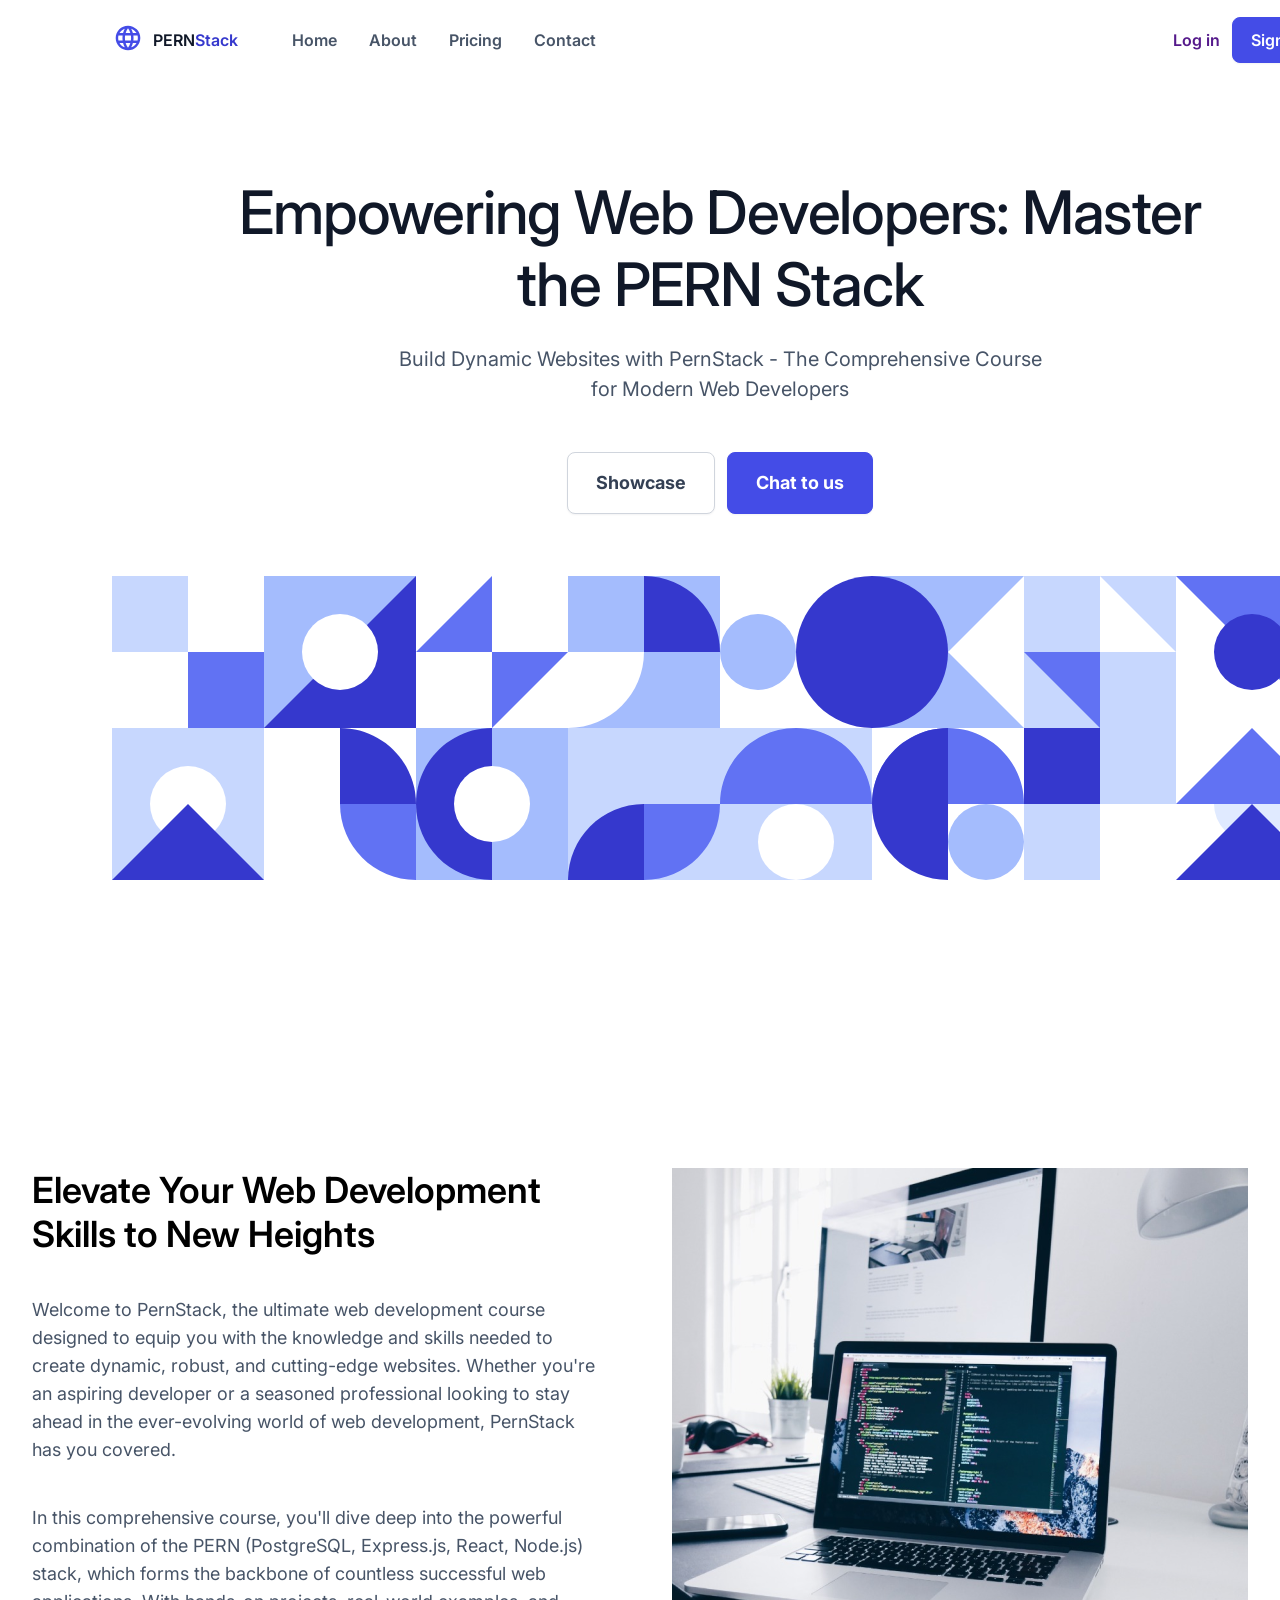
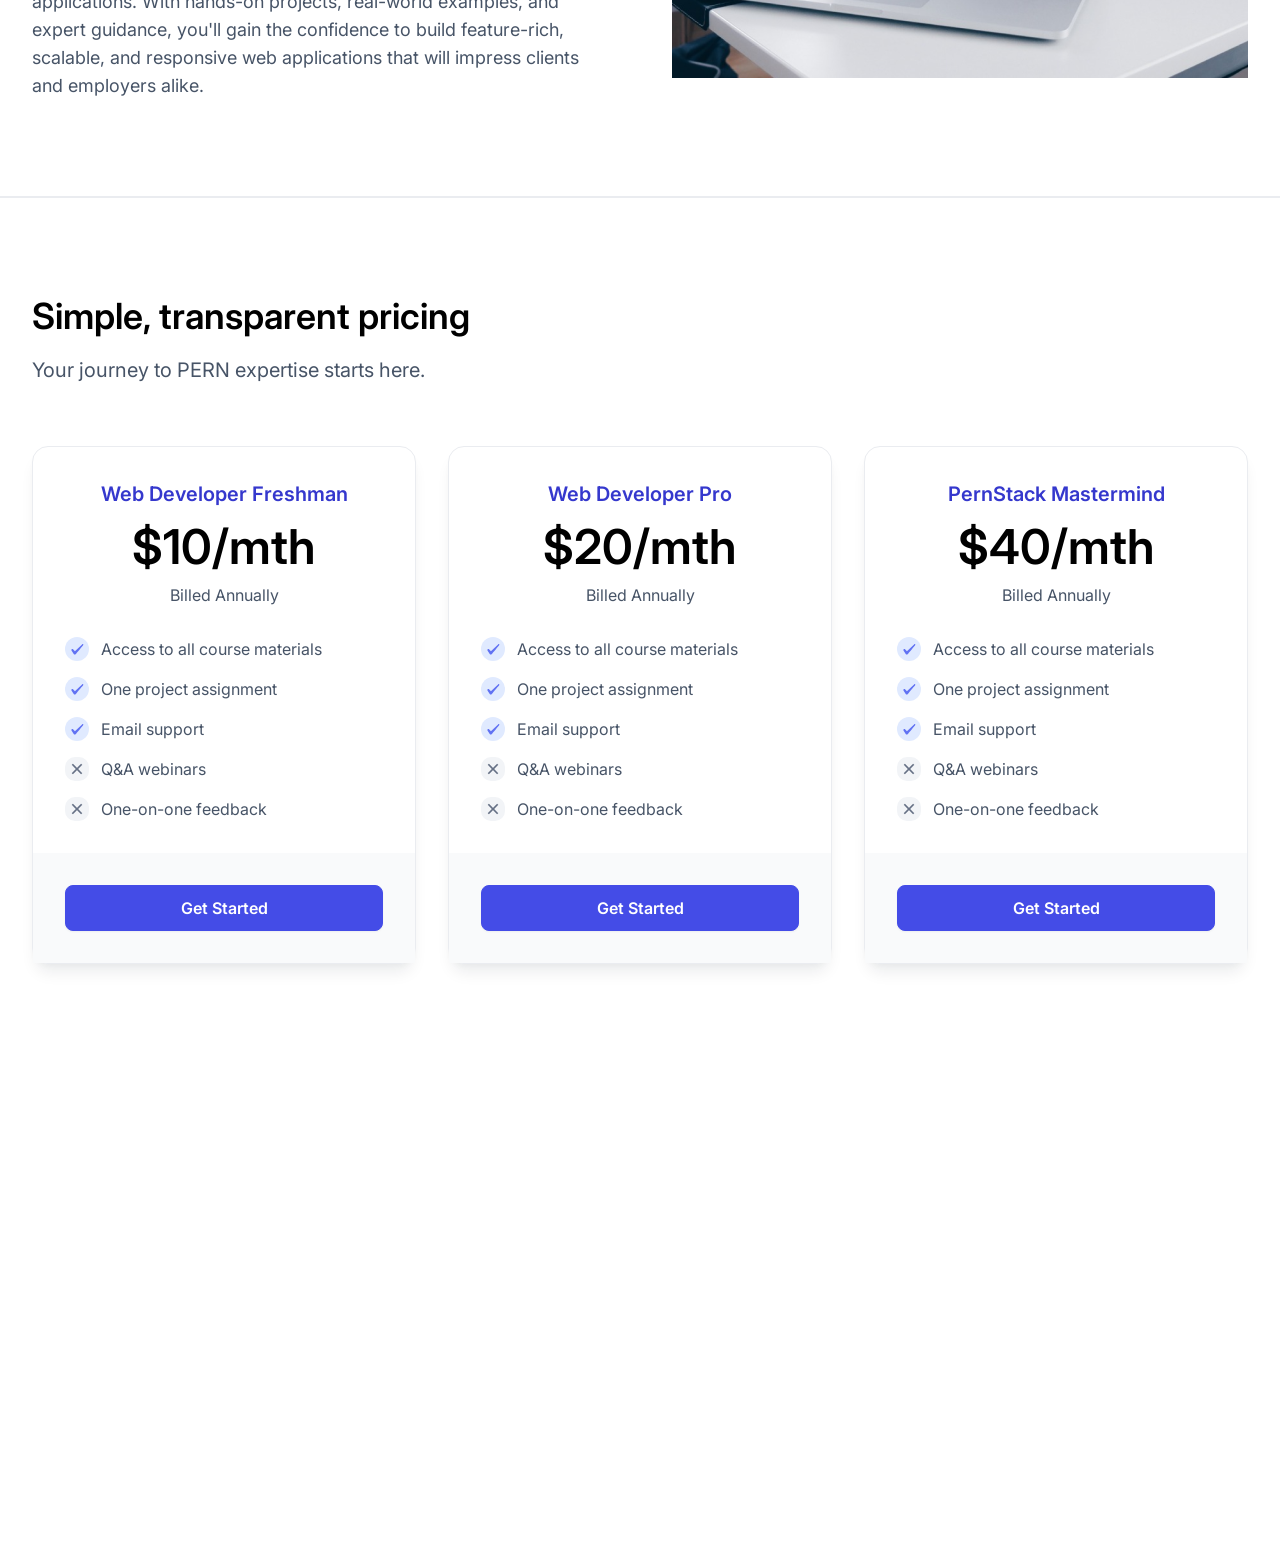
<file: demo/index.html>
<!DOCTYPE html>
<html lang="en">
  <head>
    <link rel="preconnect" href="https://fonts.googleapis.com" />
    <link rel="preconnect" href="https://fonts.gstatic.com" crossorigin />
    <link
      href="https://fonts.googleapis.com/css2?family=Abel&family=Anton&family=Inter&display=swap"
      rel="stylesheet"
    />
    <meta charset="UTF-8" />
    <meta name="viewport" content="width=device-width, initial-scale=1.0" />
    <title>Document</title>
    <link rel="stylesheet" href="style.css" />
  </head>
  <body>
    <div class="up"></div>
    <div class="box">
      <div class="navigator">
        <div class="item-1">
          <div class="items">
            <div class="logo">
              <img src="Pern Logo.svg" alt="logo" />
            </div>
            <span class="span-1">PERN</span>
            <span class="span-2">Stack</span>
            <div class="navbar">
              <a href="">Home</a>
              <a href="">About</a>
              <a href="">Pricing</a>
              <a href="">Contact</a>
            </div>
          </div>
        </div>
        <div class="item-2">
          <!-- <button>Log in</button> -->
          <span><a href="">Log in</a></span>
          <button>Sign up</button>
        </div>
      </div>
    </div>
    <!-- ---------------------------- -->
    <section class="poster">
      <div class="container-1">
        <div class="content">
          <div class="content-1">
            <strong>Empowering Web Developers: Master the PERN Stack</strong>
            <p>
              Build Dynamic Websites with PernStack - The Comprehensive Course
            </p>
            <span>for Modern Web Developers</span>
          </div>
          <div class="content-2">
            <button><strong>Showcase</strong></button>
            <button class="blue-button"><strong>Chat to us</strong></button>
          </div>
        </div>
      </div>
      <div class="container-2">
        <div class="layer-1">
          <img src="Shape.svg" alt="" />
          <img src="Shape (1).svg" alt="" />
          <img src="Shape (2).svg" alt="" />
          <img src="Shape (3).svg" alt="" />
          <img src="Shape (4).svg" alt="" />
          <img src="Shape (5).svg" alt="" />
          <img src="Shape (6).svg" alt="" />
          <img src="Shape (7).svg" alt="" />
        </div>
        <div class="layer-2">
          <img src="Shape (8).svg" alt="" />
          <img src="Shape (9).svg" alt="" />
          <img src="Shape (10).svg" alt="" />
          <img src="Shape (11).svg" alt="" />
          <img src="Shape (12).svg" alt="" />
          <img src="Shape (13).svg" alt="" />
          <img src="Shape (14).svg" alt="" />
          <img src="Shape (15).svg" alt="" />
        </div>
      </div>
    </section>
    <!-- ---------------------------- -->
    <div style="height: 96px;"></div>
    <section class="about">
      <div class="container">
        <div class="left">
          <h2>Elevate Your Web Development Skills to New Heights</h2>
          <p>
            Welcome to PernStack, the ultimate web development course designed
            to equip you with the knowledge and skills needed to create dynamic,
            robust, and cutting-edge websites. Whether you're an aspiring
            developer or a seasoned professional looking to stay ahead in the
            ever-evolving world of web development, PernStack has you covered.
          </p>
          <p>
            In this comprehensive course, you'll dive deep into the powerful
            combination of the PERN (PostgreSQL, Express.js, React, Node.js)
            stack, which forms the backbone of countless successful web
            applications. With hands-on projects, real-world examples, and
            expert guidance, you'll gain the confidence to build feature-rich,
            scalable, and responsive web applications that will impress clients
            and employers alike.
          </p>
        </div>
        <div class="right">
          <img src="pc.png" alt="" />
        </div>
      </div>
    </section>
    <hr />
    <section class="pricing">
      <div class="container">
        <div class="heading">
          <h1>Simple, transparent pricing</h1>
          <h6>Your journey to PERN expertise starts here.</h6>
        </div>
        <div class="cards">
          <div class="pricing-card">
            <div class="top">
              <h4 class="package-name">Web Developer Freshman</h4>
              <strong class="price">$10/mth</strong>
              <span>Billed Annually</span>
            </div>
            <div class="bottom">
              <ul>
                <li>
                  <img src="Check icon.svg" alt="check-mark" />
                  <span>Access to all course materials</span>
                </li>
                <li>
                  <img src="Check icon.svg" alt="check-mark" />
                  <span>One project assignment</span>
                </li>
                <li>
                  <img src="Check icon.svg" alt="check-mark" />
                  <span>Email support</span>
                </li>
                <li>
                  <img src="Cross icon.svg" alt="check-mark" />
                  <span>Q&A webinars</span>
                </li>
                <li>
                  <img src="Cross icon.svg" alt="check-mark" />
                  <span>One-on-one feedback</span>
                </li>
              </ul>
            </div>
            <div class="get">
              <button>Get Started</button>
            </div>
          </div>
          <div class="pricing-card">
            <div class="top">
              <h4 class="package-name">Web Developer Pro</h4>
              <strong class="price">$20/mth</strong>
              <span>Billed Annually</span>
            </div>
            <div class="bottom">
              <ul>
                <li>
                  <img src="Check icon.svg" alt="check-mark" />
                  <span>Access to all course materials</span>
                </li>
                <li>
                  <img src="Check icon.svg" alt="check-mark" />
                  <span>One project assignment</span>
                </li>
                <li>
                  <img src="Check icon.svg" alt="check-mark" />
                  <span>Email support</span>
                </li>
                <li>
                  <img src="Cross icon.svg" alt="check-mark" />
                  <span>Q&A webinars</span>
                </li>
                <li>
                  <img src="Cross icon.svg" alt="check-mark" />
                  <span>One-on-one feedback</span>
                </li>
              </ul>
            </div>
            <div class="get">
              <button>Get Started</button>
            </div>
          </div>
          <div class="pricing-card">
            <div class="top">
              <h4 class="package-name">PernStack Mastermind</h4>
              <strong class="price">$40/mth</strong>
              <span>Billed Annually</span>
            </div>
            <div class="bottom">
              <ul>
                <li>
                  <img src="Check icon.svg" alt="check-mark" />
                  <span>Access to all course materials</span>
                </li>
                <li>
                  <img src="Check icon.svg" alt="check-mark" />
                  <span>One project assignment</span>
                </li>
                <li>
                  <img src="Check icon.svg" alt="check-mark" />
                  <span>Email support</span>
                </li>
                <li>
                  <img src="Cross icon.svg" alt="check-mark" />
                  <span>Q&A webinars</span>
                </li>
                <li>
                  <img src="Cross icon.svg" alt="check-mark" />
                  <span>One-on-one feedback</span>
                </li>
              </ul>
            </div>
            <div class="get">
              <button>Get Started</button>
            </div>
          </div>
        </div>
      </div>
    </section>
    <section class="">

    </section>
    <div style="height: 500px"></div>
  </body>
</html>
</file>
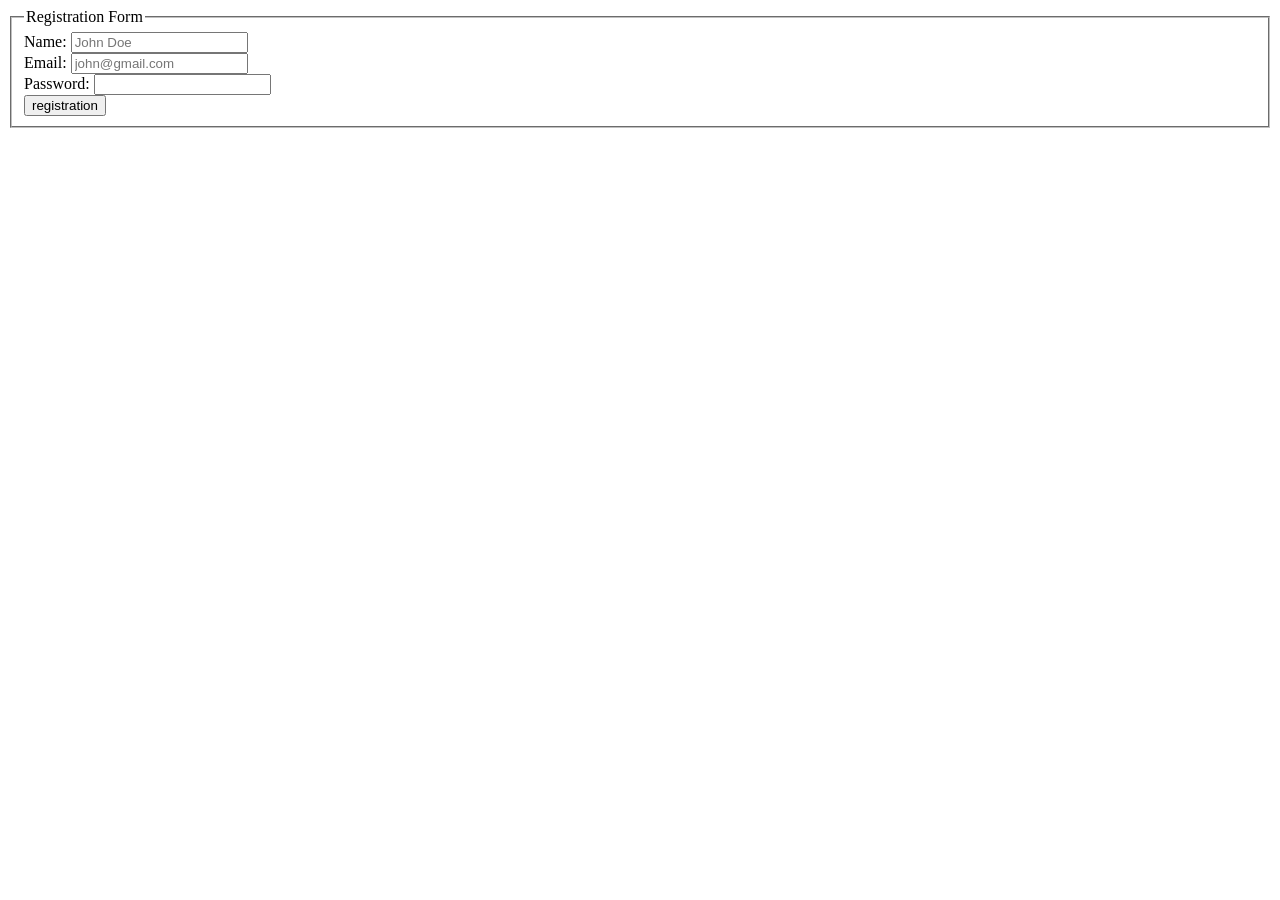
<file: forms.html>
<!DOCTYPE html>
<html lang="en">
<head>
    <meta charset="UTF-8">
    <meta name="viewport" content="width=device-width, initial-scale=1.0">
    <title>Form</title>
</head>
<body>
    <form>
        <fieldset>
            <legend>Registration Form</legend>
            <label for="name">Name:</label>
            <input type="text" name="" id="name" placeholder="John Doe"><br>
            <label for="email">Email:</label>
            <input type="email" name="" id="email" placeholder="john@gmail.com"><br>
            <label for="password">Password:</label>
            <input type="password" name="" id="password"><br>
            <input type="submit" value="registration">
        </fieldset>
    </form>
</body>
</html>
</file>
<file: demo/style.css>
* {
    box-sizing: border-box;
    margin: 0;
    padding: 0;
    font-family: inter;
}

/* .up {
    height: 200px;
} */

.box {
    width: 1440px;
    margin: 0 auto;
    display: flex;
    padding: 18px 0px;
}

.navigator {
    
    padding: 0px 32px;
    width: 1280px;
    height: 44px;
    background-color: #FFFFFF;
    margin: 0 auto;
    display: flex;
    align-items: center;
    justify-content: space-between;
}

.span-1 {
    color: var(--gray-900, #101828);
    font-size: 16px;
    font-style: normal;
    font-weight: 600;
    line-height: 24px;
    margin: 0px;
}

.box .navigator .item-1 {
    display: flex;
    gap: 0px;

}

.box .navigator .item-2 {
    gap: 12px;
    display: flex;
    align-items: center;
}

.box .navigator .item-2 a {
    text-decoration: none;
}

.box .navigator .item-2 span {
    color: var(--gray-600, #475467);
    font-size: 16px;
    font-style: normal;
    font-weight: 600;
    line-height: 24px;
}

.box .navigator .item-2 button {
    color: var(--base-white, #FFF);
    font-size: 16px;
    font-weight: 600;
    line-height: 24px;
    padding: 10px 18px;
    border-radius: 8px;
    border: 1px solid var(--primary-600, #444CE7);
    background: var(--primary-600, #444CE7);
    box-shadow: 0px 1px 2px 0px rgba(16, 24, 40, 0.05);
}

.box .navigator .item-2 button:hover {
    cursor: pointer;
}

.box .navigator .item-1 .logo {
    margin-right: 9px;
    /* gap: 40px; */
}

.box .navigator .item-1 .span-2 {
    color: var(--primary-700, #3538CD);
    font-size: 16px;
    font-style: normal;
    font-weight: 600;
    line-height: 24px;
    margin-right: 14px;
}

.box .navigator .item-1 .items {
    display: flex;
    align-items: center;
    justify-content: flex-start;
}

.box .navigator .item-1 .items .navbar {
    gap: 32px;
    display: flex;
    margin-left: 40px;
}

.box .navigator .item-1 .items .navbar a {
    color: var(--gray-600, #475467);
    font-size: 16px;
    font-weight: 600;
    line-height: 24px;
    text-decoration: none;
}

.about {
    padding: 96px 0px;
    margin-top: 96px;;
}

.about .container {
    display: flex;
    padding: 0px 32px;
    gap: 64px;
    margin: 0 auto;
    width: 1280px;
}

.left h2 {
    font-size: 36px;
    font-weight: 600;
}

.left P {
    margin-top: 40px;
    font-size: 18px;
    font-weight: 400;
    line-height: 28px;
    color: #475467;
}

.right {
    width: 100%;
    height: 100%;
    object-fit: cover;
}

hr {
    border: 1px solid #EAECF0;
    width: 1280px;
    margin: 0 auto;
}

.pricing {
    padding: 96px 0px;
}

.pricing .container {
    width: 1280px;
    margin: 0 auto;
    padding: 0 32px;
}

.heading {
    display: flex;
    flex-direction: column;
    gap: 20px;
}

.heading h1 {
    font-size: 36px;
    font-weight: 600;
}

.heading h6 {
    color: var(--gray-600, #475467);
    font-size: 20px;
    font-weight: 400;
}

.cards {
    display: flex;
    margin-top: 64px;
    gap: 32px;

}

.pricing-card {
    flex: 1;
    border-radius: 16px;
    border: 1px solid var(--gray-200, #EAECF0);
    background: var(--base-white, #FFF);
    box-shadow: 0px 4px 6px -2px rgba(16, 24, 40, 0.03), 0px 12px 16px -4px rgba(16, 24, 40, 0.08);

}

.top {
    text-align: center;
    display: flex;
    flex-direction: column;
    gap: 8px;
    padding: 32px 32px 0px 32px;
}

.package-name {
    color: var(--primary-700, #3538CD);
    font-size: 20px;
    font-weight: 600;
    line-height: 30px;
}

.price {
    font-size: 48px;
    font-weight: 600;
    line-height: 60px;
}

.pricing-card .top span {
    color: var(--gray-600, #475467);
    font-family: Inter;
    font-size: 16px;
    font-weight: 400;
}

.bottom {
    padding: 32px;
    display: flex;
    gap: 16px;
    flex-direction: column;
}

.bottom ul {
    display: flex;
    gap: 16px;
    flex-direction: column;
}

.bottom li {
    list-style: none;
    color: var(--gray-600, #475467);
    font-size: 16px;
    font-weight: 400;
    line-height: 24px;
    display: flex;
    align-items: center;
    gap: 12px;
}

.pricing-card .get {
    padding: 32px;
    background-color: #F9FAFB;
}

.pricing-card .get button {
    padding: 12px 20px;
    border-radius: 8px;
    width: 100%;
    border: 1px solid var(--primary-600, #444CE7);
    background: var(--primary-600, #444CE7);
    color: var(--base-white, #FFF);
    font-size: 16px;
    font-weight: 600;
    font-style: normal;
    cursor: pointer;
    box-shadow: 0px 1px 2px 0px rgba(16, 24, 40, 0.05);
}

.pricing-card .get button:hover {
    color: pink;
}

.poster {
    width: 1440px;
    display: flex;
    flex-direction: column;
    gap: 64px;
    height: 704px;
    margin: 0 auto;
    padding: 96px 0px;
    margin-bottom: 96px;
}

.poster .container-1 {
    margin: 0 auto;
    width: 1280px;
    height: 336px;
    padding: 0px 32px;
    background-color: #FFF;
}

.poster .container-2 {
    display: flex;
    flex-direction: column;
    flex-wrap: nowrap;
    
    gap:0px;
    margin: 0 auto;
    width: 1280px;
    height: 304px;
    padding: 0px 32px;
    margin-bottom: 96px;
}

.poster .container-2  img{
    float: left;
}


.poster .container-1 .content .content-1 {
    text-align: center;
    width: 1024px;
    margin: 0 auto;
}

.poster .container-1 .content .content-1 strong {
    color: var(--gray-900, #101828);
    font-size: 60px;
    font-weight: 500;
    line-height: 72px;
    letter-spacing: -1.2px;
}

.poster .container-1 .content .content-1 p {
    color: var(--gray-600, #475467);
    text-align: center;
    font-size: 20px;
    font-style: normal;
    font-weight: 400;
    line-height: 30px;
    padding-top: 24px;
}

.poster .container-1 .content .content-1 span {
    color: var(--gray-600, #475467);
    text-align: center;
    font-size: 20px;
    font-style: normal;
    font-weight: 400;
    line-height: 30px;
    padding-top: 24px;
}

.poster .container-1 .content {
    flex-direction: column;
    display: flex;
    gap: 48px;
}

.poster .container-1 .content .content-2 {
    display: flex;
    justify-content: center;
    gap: 12px;
    text-align: center;
    width: 1024px;
    margin: 0 auto;
}

.poster .container-1 .content .content-2 button {
    color: var(--Gray-700, #344054);
    font-family: Inter;
    font-size: 18px;
    font-style: normal;
    font-weight: 600;
    line-height: 28px;
    padding: 16px 28px;
    border-radius: 8px;
    border: 1px solid var(--Gray-300, #D0D5DD);
    background: var(--Base-White, #FFF);
    box-shadow: 0px 1px 2px 0px rgba(16, 24, 40, 0.05);
}

.poster .container-1 .content .content-2 .blue-button {
    color: var(--Base-White, #FFF);
    font-family: Inter;
    font-size: 18px;
    font-style: normal;
    font-weight: 600;
    line-height: 28px;
    border-radius: 8px;
    border: 1px solid var(--Primary-600, #444CE7);
    background: var(--Primary-600, #444CE7);
    box-shadow: 0px 1px 2px 0px rgba(16, 24, 40, 0.05);
}
</file>
